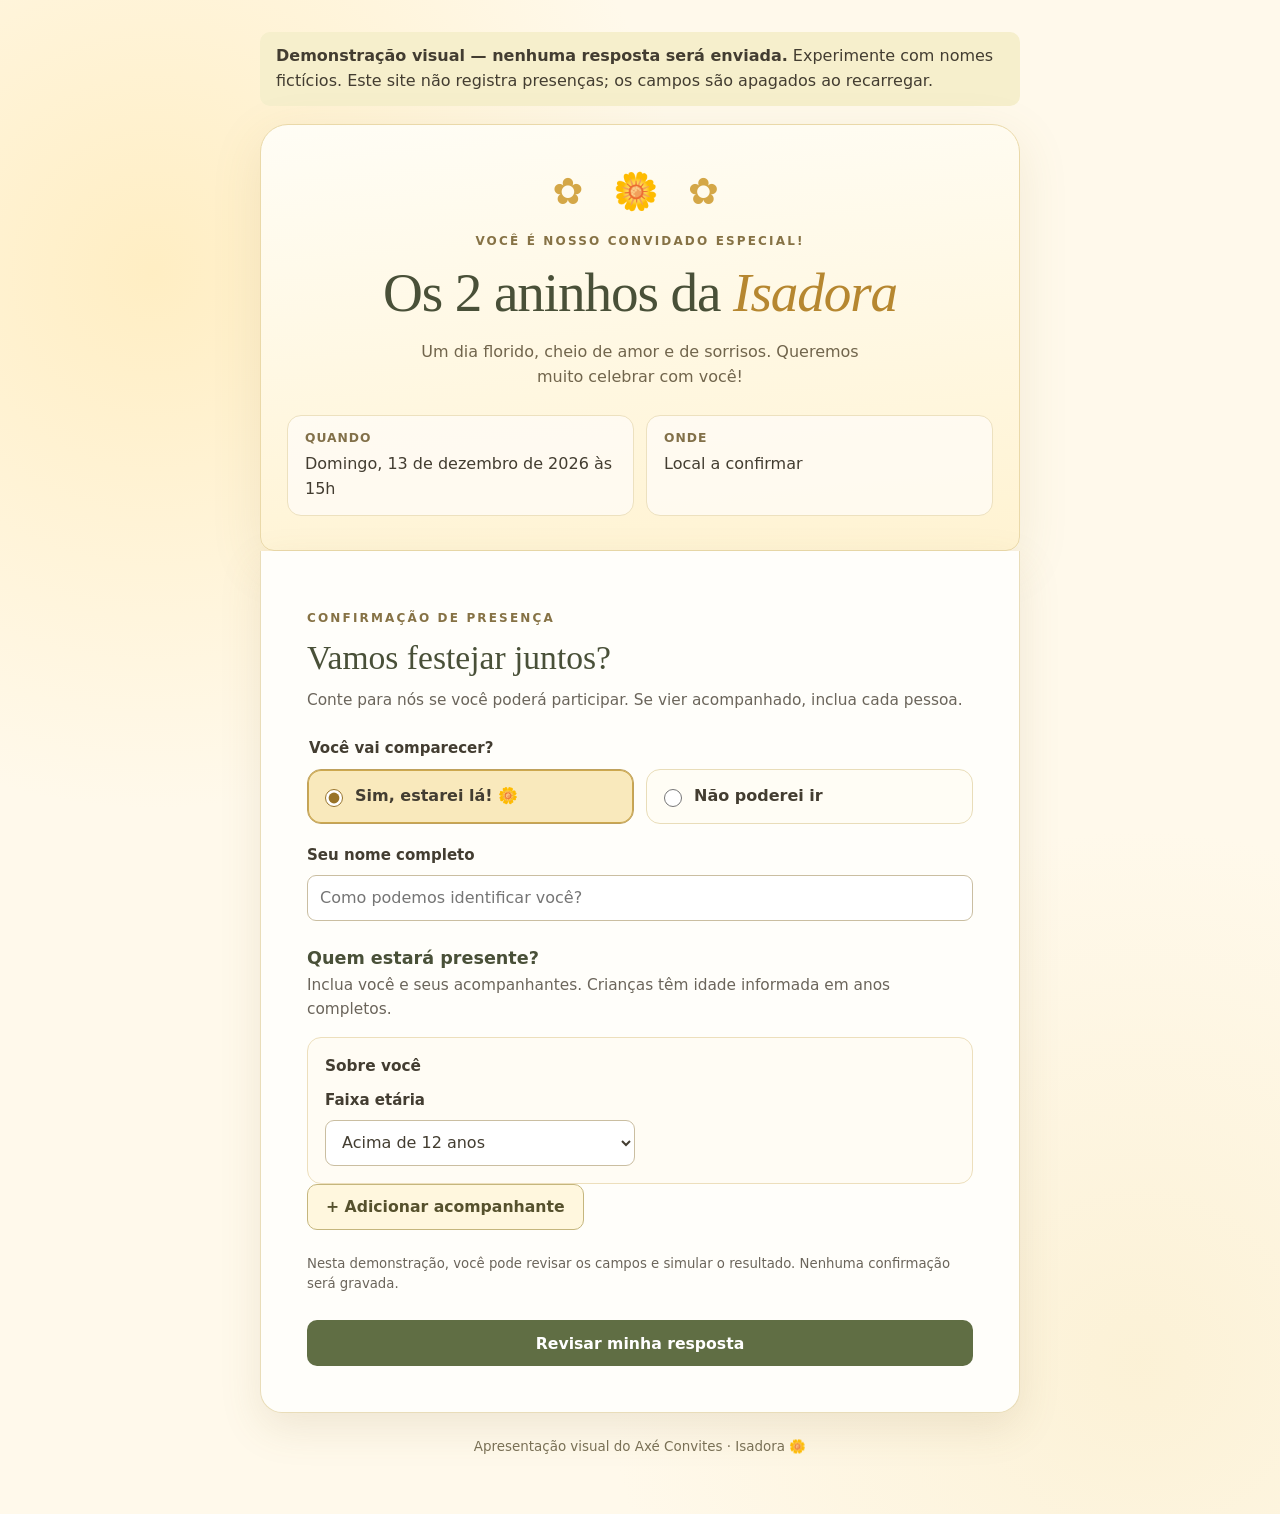
<file: index.html>
<!doctype html>
<html lang="pt-BR">
<head>
  <meta charset="utf-8">
  <meta name="viewport" content="width=device-width, initial-scale=1">
  <meta name="referrer" content="no-referrer">
  <title>Demonstração — Convite da Isadora 🌼</title>
  <meta name="robots" content="noindex, nofollow">
  <meta name="theme-color" content="#f6e6b1">
  <link rel="stylesheet" href="./assets/site.css">
  <script src="./assets/guest.js" defer></script>
</head>
<body>
  <main class="shell">
    <aside id="preview-notice" class="notice" aria-label="Sobre esta demonstração">
      <strong>Demonstração visual — nenhuma resposta será enviada.</strong>
      Experimente com nomes fictícios. Este site não registra presenças; os campos são apagados ao recarregar.
    </aside>
    <header class="hero">
      <div class="flowers" aria-hidden="true">✿ 🌼 ✿</div>
      <p class="eyebrow">Você é nosso convidado especial!</p>
      <h1>Os 2 aninhos da <span>Isadora</span></h1>
      <p class="intro">Um dia florido, cheio de amor e de sorrisos. Queremos muito celebrar com você!</p>
      <div class="details">
        <div><strong>Quando</strong><span id="event-date">Domingo, 13 de dezembro de 2026 às 15h</span></div>
        <div><strong>Onde</strong><span id="event-venue">Local a confirmar</span></div>
      </div>
    </header>

    <section class="panel" aria-labelledby="form-title">
      <div id="error" class="notice error" role="alert" hidden></div>
      <p id="loading" class="notice" role="status" hidden>Carregando sua confirmação...</p>

      <form id="rsvp-form" novalidate>
        <p class="eyebrow">Confirmação de presença</p>
        <h2 id="form-title">Vamos festejar juntos?</h2>
        <p class="muted">Conte para nós se você poderá participar. Se vier acompanhado, inclua cada pessoa.</p>
        <fieldset class="attendance">
          <legend>Você vai comparecer?</legend>
          <div class="choice-row">
            <label class="choice"><input type="radio" name="attendance" value="yes" checked> <span>Sim, estarei lá! 🌼</span></label>
            <label class="choice"><input type="radio" name="attendance" value="no"> <span>Não poderei ir</span></label>
          </div>
        </fieldset>

        <div class="field">
          <label for="contact-name">Seu nome completo</label>
          <input id="contact-name" name="contact-name" type="text" autocomplete="name" maxlength="160" required placeholder="Como podemos identificar você?">
        </div>

        <div id="attendance-details">
          <div class="section-head">
            <h3>Quem estará presente?</h3>
            <p class="muted">Inclua você e seus acompanhantes. Crianças têm idade informada em anos completos.</p>
          </div>
          <div id="participants" class="participant-list"></div>
          <button type="button" id="add-companion" class="secondary">+ Adicionar acompanhante</button>
        </div>

        <p class="footnote">Nesta demonstração, você pode revisar os campos e simular o resultado. Nenhuma confirmação será gravada.</p>
        <button type="button" id="review-btn" class="primary full">Revisar minha resposta</button>
      </form>

      <div id="review" hidden>
        <p class="eyebrow">Quase lá!</p>
        <h2>Confira seus dados</h2>
        <div id="review-data" class="review-data"></div>
        <div class="actions">
          <button type="button" id="back-btn" class="secondary">Voltar e corrigir</button>
          <button type="button" id="submit-btn" class="primary">Simular confirmação</button>
        </div>
      </div>

      <div id="success" class="success" role="status" hidden>
        <div class="flowers" aria-hidden="true">🌼 ✿ 🌼</div>
        <h2>Simulação concluída 🌼</h2>
        <p id="success-message"></p>
        <button type="button" id="preview-reset" class="secondary full">Experimentar novamente</button>
      </div>
    </section>
    <footer>Apresentação visual do Axé Convites · Isadora <span aria-hidden="true">🌼</span></footer>
  </main>
</body>
</html>
</file>
<file: assets/site.css>
:root{color-scheme:light;--cream:#fff9eb;--butter:#f7e8b6;--gold:#d4a747;--ink:#433d31;--muted:#6b655b;--white:#fffefa;--border:#e9ddb9;--dark:#344231;--error:#972e27}
*{box-sizing:border-box}
[hidden]{display:none!important}
body{margin:0;background:radial-gradient(circle at 12% 18%,#ffe7ab9e,transparent 32%),radial-gradient(circle at 89% 90%,#f7e6b766,transparent 30%),var(--cream);color:var(--ink);font-family:system-ui,-apple-system,"Segoe UI",sans-serif;line-height:1.55}
.shell{width:min(100% - 28px,760px);margin:32px auto 56px}
.hero{text-align:center;padding:38px 26px 34px;border:1px solid #ead9a9;border-radius:28px 28px 14px 14px;background:linear-gradient(175deg,#fffdf5,#fff3d2);box-shadow:0 14px 50px #967d3920}
.flowers{font-size:2.3rem;letter-spacing:.55rem;color:var(--gold)}
.eyebrow{color:#867245;letter-spacing:.18em;text-transform:uppercase;font-size:.75rem;font-weight:750;margin:12px 0}
h1,h2,h3{color:#495038;line-height:1.2}
h1{font:400 clamp(2.1rem,6vw,3.45rem)/1.12 Georgia,serif;letter-spacing:-.02em;margin:.6rem 0}
h1 span{color:#b68730;font-style:italic}
h2{font:400 clamp(1.65rem,5vw,2.1rem) Georgia,serif;margin:.35rem 0 .7rem}
h3{font-size:1.1rem;margin:.1rem 0}
.intro{max-width:480px;margin:1rem auto 1.6rem;color:#71654c}
.details{display:grid;grid-template-columns:1fr 1fr;gap:12px;margin-top:25px;text-align:left}
.details>div{background:#fffdf9bd;padding:13px 17px;border:1px solid #ede1bf;border-radius:14px}
.details strong,.details span{display:block}
.details strong{color:#827049;font-size:.77rem;text-transform:uppercase;letter-spacing:.08em;margin-bottom:4px}
.panel{padding:clamp(22px,4.5vw,46px);background:var(--white);border:1px solid var(--border);border-top:0;border-radius:0 0 22px 22px;box-shadow:0 15px 42px #876f3821}
.muted{color:var(--muted);font-size:.96rem;margin-top:.3rem}
fieldset{border:0;padding:0;margin:25px 0 20px}
legend,.field label,#success label{font-size:.94rem;font-weight:700;margin-bottom:8px;display:block}
.choice-row{display:grid;grid-template-columns:1fr 1fr;gap:12px}
.choice{display:flex;align-items:center;gap:9px;padding:14px 12px;border:1px solid var(--border);border-radius:14px;background:#fffdf5;cursor:pointer;font-weight:650}
.choice:has(input:checked){background:#f9e9bc;border-color:#bfa15d;box-shadow:inset 0 0 0 1px #cda84d}
input[type=radio]{accent-color:#987328;min-width:18px;min-height:18px}
input:not([type=radio]),select{width:100%;height:46px;padding:10px 12px;background:#fff;color:var(--ink);border:1px solid #cabea1;border-radius:9px;font:inherit}
input:focus-visible,select:focus-visible,button:focus-visible{outline:3px solid #aa8249;outline-offset:3px}
.field{margin:17px 0}
.section-head{margin:27px 0 12px}
.participant-list{display:grid;gap:13px}
.person-row{position:relative;background:#fffcf4;border:1px solid #eddfbc;border-radius:14px;padding:17px}
.person-row strong{display:block;font-size:.96rem;margin-bottom:10px}
.person-row .row-fields{display:grid;grid-template-columns:1fr 1fr;gap:10px}
.person-row .field{margin:0}
.person-row .age-field{margin-top:10px}
.person-row button.remove{margin-top:12px;background:transparent;border:0;color:#965c35;text-decoration:underline;padding:5px;cursor:pointer}
button{cursor:pointer;font:700 .98rem system-ui,sans-serif;min-height:46px;border-radius:10px;border:1px solid transparent;padding:12px 18px}
button.primary{color:#fff;background:#606e44}
button.primary:hover{background:#465633}
button.secondary{color:#56512d;border-color:#c5b67d;background:#fff7de}
button.secondary:hover{background:#fff0bd}
button:disabled{opacity:.55;cursor:not-allowed}
.full{width:100%;margin-top:18px}
.footnote{font-size:.83rem;color:var(--muted);margin:24px 0 7px}
.notice{padding:12px 16px;border-radius:10px;margin-bottom:18px;background:#f6efcc}
.notice.error{background:#fff0eb;color:var(--error);border:1px solid #ebc2b5}
.review-data{padding:14px;background:#fcf6e5;border-radius:14px;white-space:pre-line}
.actions{display:flex;justify-content:space-between;gap:10px;margin-top:22px}
.success{text-align:center}
.success label{text-align:left;margin-top:24px}
.success input{text-align:left;font-size:.85rem}
footer{text-align:center;font-size:.84rem;color:#797055;margin-top:24px}
@media(max-width:550px){.shell{width:min(100% - 16px,760px);margin:8px auto 24px}.hero{padding:25px 15px}.details,.choice-row,.person-row .row-fields{grid-template-columns:1fr}.details{gap:7px}.panel{padding:23px 18px}.actions{flex-direction:column-reverse}.actions button{width:100%}.flowers{letter-spacing:.2rem}button{width:100%}}
</file>
